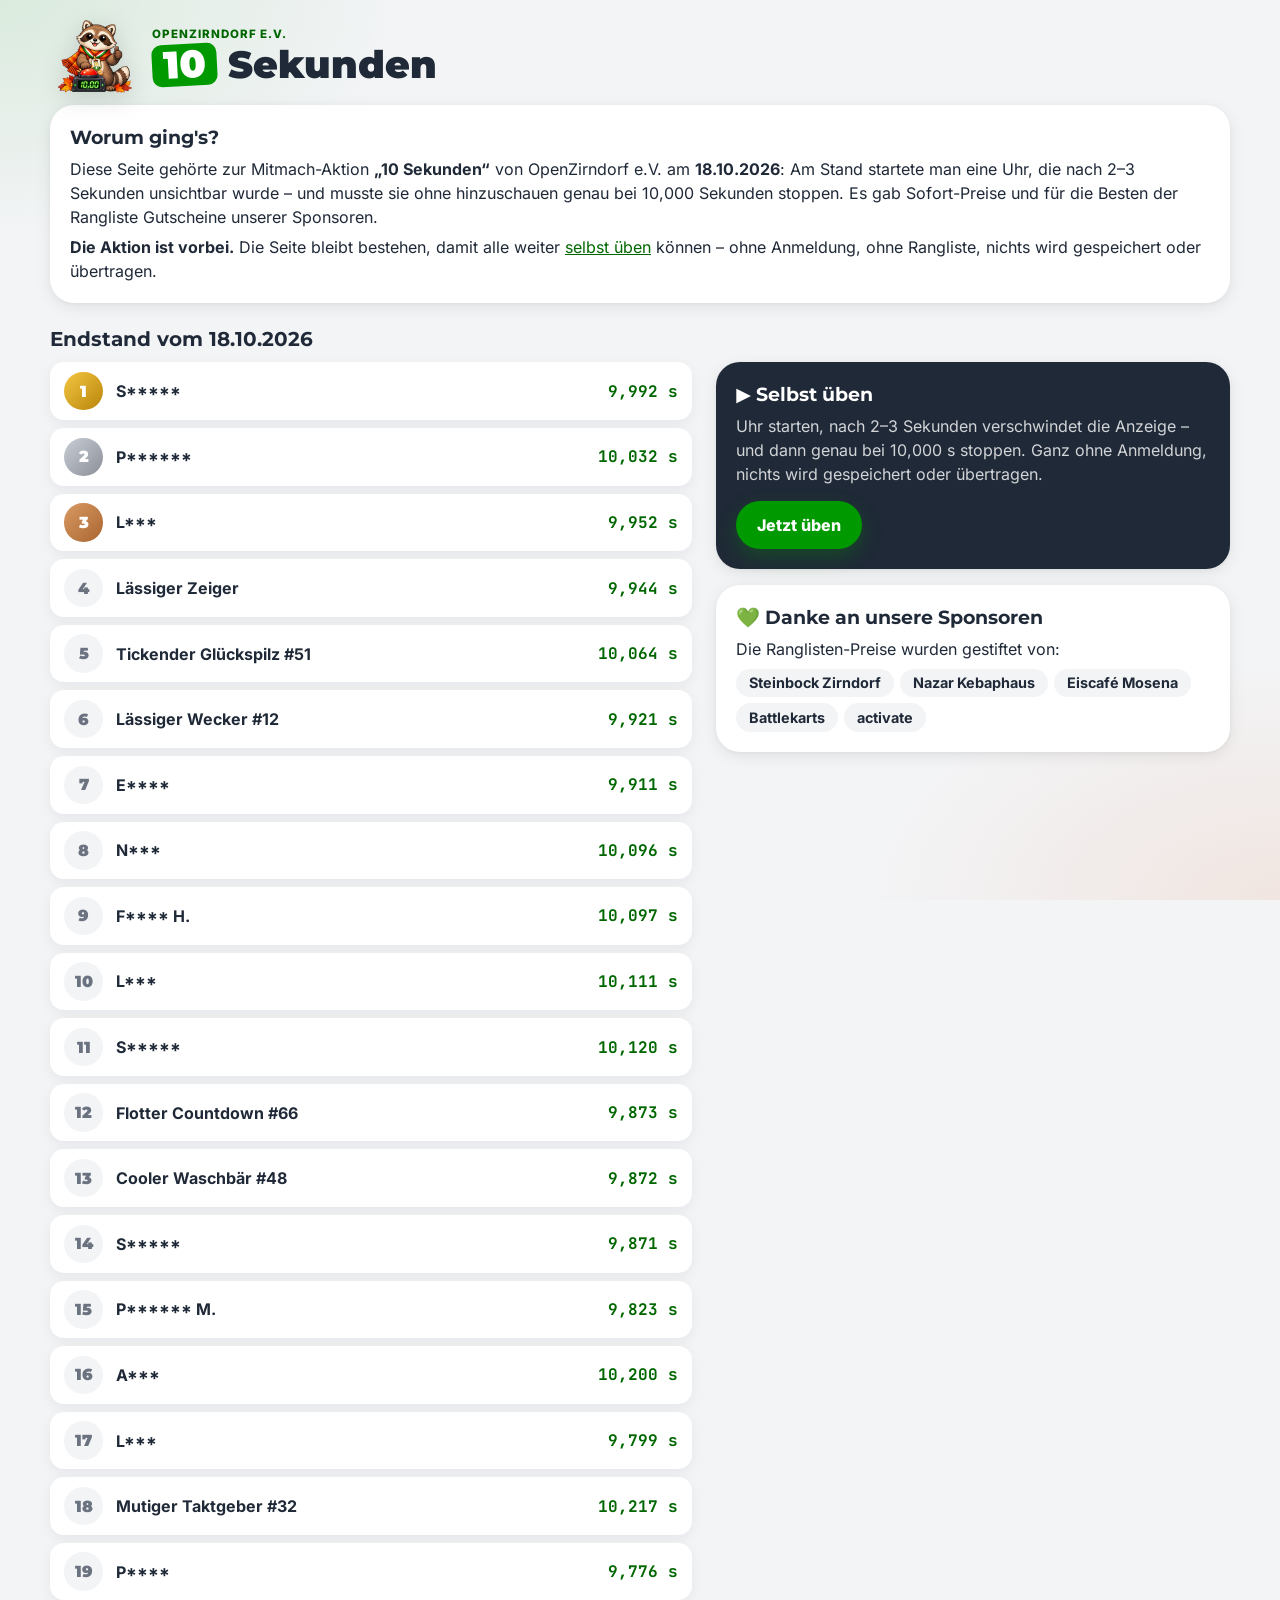
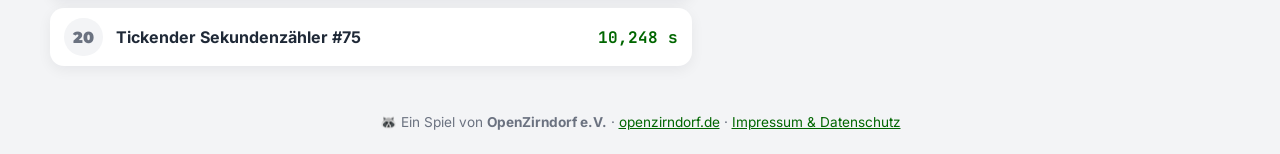
<file: index.html>
<!doctype html>
<html lang="de">
<head>
  <meta charset="utf-8" />
  <meta name="viewport" content="width=device-width, initial-scale=1" />
  <title>10 Sekunden – Zeitgefühl-Spiel von OpenZirndorf e.V.</title>
  <meta name="description" content="Triff exakt 10,000 Sekunden ohne hinzuschauen: Infos und Endstand der Mitmach-Aktion „10 Sekunden“ von OpenZirndorf e.V. vom 18.10.2026 – jetzt online kostenlos üben." />
  <link rel="canonical" href="https://10sekunden.openzirndorf.de/" />
  <meta name="robots" content="index, follow" />
  <link rel="apple-touch-icon" href="images/apple-touch-icon.png" />
  <meta property="og:type" content="website" />
  <meta property="og:locale" content="de_DE" />
  <meta property="og:site_name" content="10 Sekunden · OpenZirndorf e.V." />
  <meta property="og:title" content="10 Sekunden – Zeitgefühl-Spiel von OpenZirndorf e.V." />
  <meta property="og:description" content="Triff exakt 10,000 Sekunden ohne hinzuschauen: Infos und Endstand der Mitmach-Aktion „10 Sekunden“ von OpenZirndorf e.V. vom 18.10.2026 – jetzt online kostenlos üben." />
  <meta property="og:url" content="https://10sekunden.openzirndorf.de/" />
  <meta property="og:image" content="https://10sekunden.openzirndorf.de/images/og-vorschau.png" />
  <meta property="og:image:width" content="1200" />
  <meta property="og:image:height" content="630" />
  <meta property="og:image:alt" content="Der OpenZirndorf-Waschbär drückt einen Buzzer, daneben „10 Sekunden“" />
  <meta name="twitter:card" content="summary_large_image" />
  <script type="application/ld+json">{"@context": "https://schema.org", "@type": "WebSite", "name": "10 Sekunden", "url": "https://10sekunden.openzirndorf.de/", "inLanguage": "de", "publisher": {"@type": "Organization", "name": "OpenZirndorf e.V.", "url": "https://openzirndorf.de/", "email": "team@openzirndorf.de", "address": {"@type": "PostalAddress", "streetAddress": "Erich-Kästner-Weg 33", "postalCode": "90513", "addressLocality": "Zirndorf", "addressCountry": "DE"}}}</script>
  <script type="application/ld+json">{"@context": "https://schema.org", "@type": "Event", "name": "10 Sekunden – Mitmach-Aktion von OpenZirndorf e.V.", "startDate": "2026-10-18", "endDate": "2026-10-18", "eventStatus": "https://schema.org/EventScheduled", "eventAttendanceMode": "https://schema.org/OfflineEventAttendanceMode", "location": {"@type": "Place", "name": "Zirndorf", "address": {"@type": "PostalAddress", "addressLocality": "Zirndorf", "addressCountry": "DE"}}, "description": "Uhr starten, nach 2–3 Sekunden blind weiter – und genau bei 10,000 Sekunden stoppen.", "organizer": {"@type": "Organization", "name": "OpenZirndorf e.V.", "url": "https://openzirndorf.de/", "email": "team@openzirndorf.de", "address": {"@type": "PostalAddress", "streetAddress": "Erich-Kästner-Weg 33", "postalCode": "90513", "addressLocality": "Zirndorf", "addressCountry": "DE"}}, "image": "https://10sekunden.openzirndorf.de/images/og-vorschau.png", "url": "https://10sekunden.openzirndorf.de/"}</script>
  <meta name="theme-color" content="#009A00" />
  <link rel="icon" href="images/favicon.svg" type="image/svg+xml" />
  <link rel="stylesheet" href="site.css" />
</head>
<body>
  <main class="wrap">
    <header class="head">
      <img src="images/waschbaer-klein.png" alt="" width="140" height="116" />
      <div>
        <p class="kicker">OpenZirndorf e.V.</p>
        <h1><span class="title-num">10</span> Sekunden</h1>
      </div>
    </header>
    <div class="card info-card">
      <h2>Worum ging's?</h2>
      <p>Diese Seite gehörte zur Mitmach-Aktion <strong>„10 Sekunden“</strong> von OpenZirndorf e.V. am
        <strong>18.10.2026</strong>: Am Stand startete man eine Uhr, die nach 2–3 Sekunden unsichtbar wurde – und musste sie
        ohne hinzuschauen genau bei 10,000 Sekunden stoppen. Es gab Sofort-Preise und für die Besten der Rangliste
        Gutscheine unserer Sponsoren.</p>
      <p><strong>Die Aktion ist vorbei.</strong> Die Seite bleibt bestehen, damit alle weiter <a href="ueben.html">selbst üben</a>
        können – ohne Anmeldung, ohne Rangliste, nichts wird gespeichert oder übertragen.</p>
    </div>

    <h2 class="section-title">Endstand vom 18.10.2026</h2>

    <div class="columns">
      <section aria-label="Endstand der Rangliste">
        <ol class="board" id="board"></ol>
        <p class="lead" id="board-empty" hidden>Der Endstand wird gerade geladen …</p>
      </section>

      <aside>
        <div class="card practice-card">
          <h2>▶ Selbst üben</h2>
          <p>Uhr starten, nach 2–3 Sekunden verschwindet die Anzeige – und dann genau bei 10,000 s stoppen.
            Ganz ohne Anmeldung, nichts wird gespeichert oder übertragen.</p>
          <a class="btn" href="ueben.html">Jetzt üben</a>
        </div>
        <div class="card">
          <h2>💚 Danke an unsere Sponsoren</h2>
          <p>Die Ranglisten-Preise wurden gestiftet von:</p>
          <ul class="sponsors">
            <li>Steinbock Zirndorf</li>
            <li>Nazar Kebaphaus</li>
            <li>Eiscafé Mosena</li>
            <li>Battlekarts</li>
            <li>activate</li>
          </ul>
        </div>
      </aside>
    </div>
  </main>

  <footer class="foot">
    🦝 Ein Spiel von <strong>OpenZirndorf e.V.</strong> · <a href="https://openzirndorf.de/">openzirndorf.de</a> · <a href="impressum.html">Impressum &amp; Datenschutz</a>
  </footer>

  <script>
    // Endstand vom 18.10.2026 – feste Datei, nur Platz, Nickname und Zeit (keine Mailadressen).
    (async () => {
      const board = document.getElementById('board');
      const empty = document.getElementById('board-empty');
      try {
        const res = await fetch('endstand.json', { cache: 'no-cache' });
        const list = await res.json();
        for (const e of list) {
          const li = document.createElement('li');
          li.className = 'row';
          const medal = document.createElement('span');
          medal.className = `medal${e.rank <= 3 ? ` m${e.rank}` : ''}`;
          medal.textContent = e.rank;
          const nick = document.createElement('span');
          nick.className = 'nick';
          nick.textContent = e.nickname; // textContent: Nicknames kommen von Teilnehmenden
          const time = document.createElement('span');
          time.className = 'time';
          time.textContent = `${(e.elapsed_ms / 1000).toFixed(3).replace('.', ',')} s`;
          li.append(medal, nick, time);
          board.append(li);
        }
      } catch {
        empty.hidden = false;
        empty.textContent = 'Der Endstand konnte nicht geladen werden.';
      }
    })();
  </script>
</body>
</html>
</file>
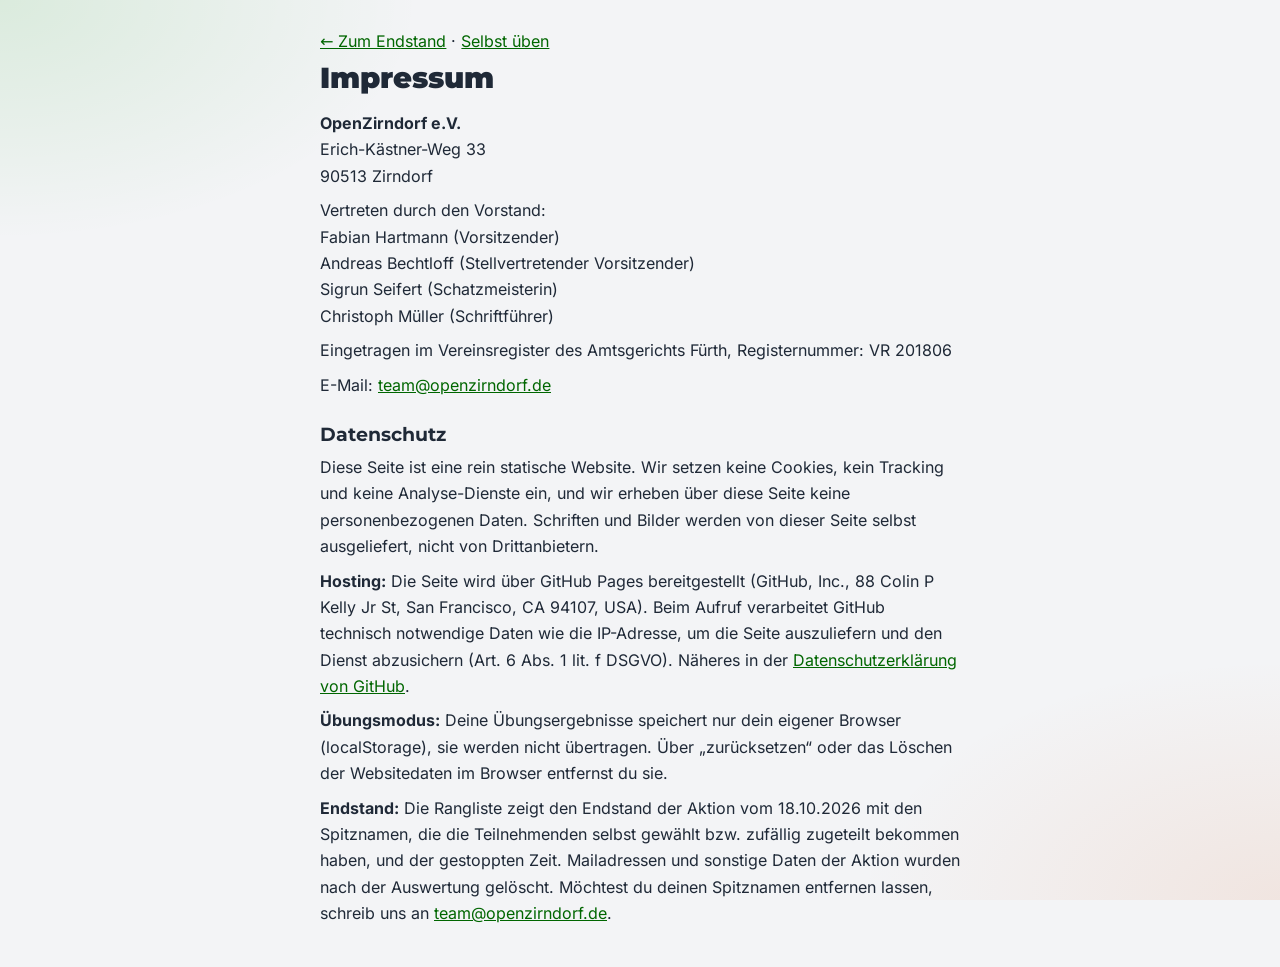
<file: impressum.html>
<!doctype html>
<html lang="de">
<head>
  <meta charset="utf-8" />
  <meta name="viewport" content="width=device-width, initial-scale=1" />
  <title>Impressum &amp; Datenschutz – 10 Sekunden</title>
  <meta name="description" content="Impressum und Datenschutzhinweise zur Seite „10 Sekunden“ von OpenZirndorf e.V." />
  <link rel="canonical" href="https://10sekunden.openzirndorf.de/impressum.html" />
  <meta name="robots" content="index, follow" />
  <link rel="apple-touch-icon" href="images/apple-touch-icon.png" />
  <meta property="og:type" content="website" />
  <meta property="og:locale" content="de_DE" />
  <meta property="og:site_name" content="10 Sekunden · OpenZirndorf e.V." />
  <meta property="og:title" content="Impressum &amp; Datenschutz – 10 Sekunden" />
  <meta property="og:description" content="Impressum und Datenschutzhinweise zur Seite „10 Sekunden“ von OpenZirndorf e.V." />
  <meta property="og:url" content="https://10sekunden.openzirndorf.de/impressum.html" />
  <meta property="og:image" content="https://10sekunden.openzirndorf.de/images/og-vorschau.png" />
  <meta property="og:image:width" content="1200" />
  <meta property="og:image:height" content="630" />
  <meta property="og:image:alt" content="Der OpenZirndorf-Waschbär drückt einen Buzzer, daneben „10 Sekunden“" />
  <meta name="twitter:card" content="summary_large_image" />
  <link rel="icon" href="images/favicon.svg" type="image/svg+xml" />
  <link rel="stylesheet" href="site.css" />
</head>
<body>
  <main class="wrap legal">
    <p><a href="./">← Zum Endstand</a> · <a href="ueben.html">Selbst üben</a></p>

    <h1>Impressum</h1>
    <p>
      <strong>OpenZirndorf e.V.</strong><br />
      Erich-Kästner-Weg 33<br />
      90513 Zirndorf
    </p>
    <p>
      Vertreten durch den Vorstand:<br />
      Fabian Hartmann (Vorsitzender)<br />
      Andreas Bechtloff (Stellvertretender Vorsitzender)<br />
      Sigrun Seifert (Schatzmeisterin)<br />
      Christoph Müller (Schriftführer)
    </p>
    <p>
      Eingetragen im Vereinsregister des Amtsgerichts Fürth,
      Registernummer: VR&nbsp;201806
    </p>
    <p>E-Mail: <a href="mailto:team@openzirndorf.de">team@openzirndorf.de</a></p>

    <h2>Datenschutz</h2>
    <p>
      Diese Seite ist eine rein statische Website. Wir setzen keine Cookies,
      kein Tracking und keine Analyse-Dienste ein, und wir erheben über diese
      Seite keine personenbezogenen Daten. Schriften und Bilder werden von
      dieser Seite selbst ausgeliefert, nicht von Drittanbietern.
    </p>
    <p>
      <strong>Hosting:</strong> Die Seite wird über GitHub Pages bereitgestellt
      (GitHub, Inc., 88 Colin P Kelly Jr St, San Francisco, CA 94107, USA).
      Beim Aufruf verarbeitet GitHub technisch notwendige Daten wie die
      IP-Adresse, um die Seite auszuliefern und den Dienst abzusichern
      (Art. 6 Abs. 1 lit. f DSGVO). Näheres in der
      <a href="https://docs.github.com/de/site-policy/privacy-policies/github-general-privacy-statement" rel="noopener">Datenschutzerklärung von GitHub</a>.
    </p>
    <p>
      <strong>Übungsmodus:</strong> Deine Übungsergebnisse speichert nur dein
      eigener Browser (localStorage), sie werden nicht übertragen. Über
      „zurücksetzen“ oder das Löschen der Websitedaten im Browser entfernst du sie.
    </p>
    <p>
      <strong>Endstand:</strong> Die Rangliste zeigt den Endstand der Aktion vom
      18.10.2026 mit den Spitznamen, die die Teilnehmenden selbst gewählt bzw.
      zufällig zugeteilt bekommen haben, und der gestoppten Zeit. Mailadressen
      und sonstige Daten der Aktion wurden nach der Auswertung gelöscht.
      Möchtest du deinen Spitznamen entfernen lassen, schreib uns an
      <a href="mailto:team@openzirndorf.de">team@openzirndorf.de</a>.
    </p>
  </main>
</body>
</html>
</file>
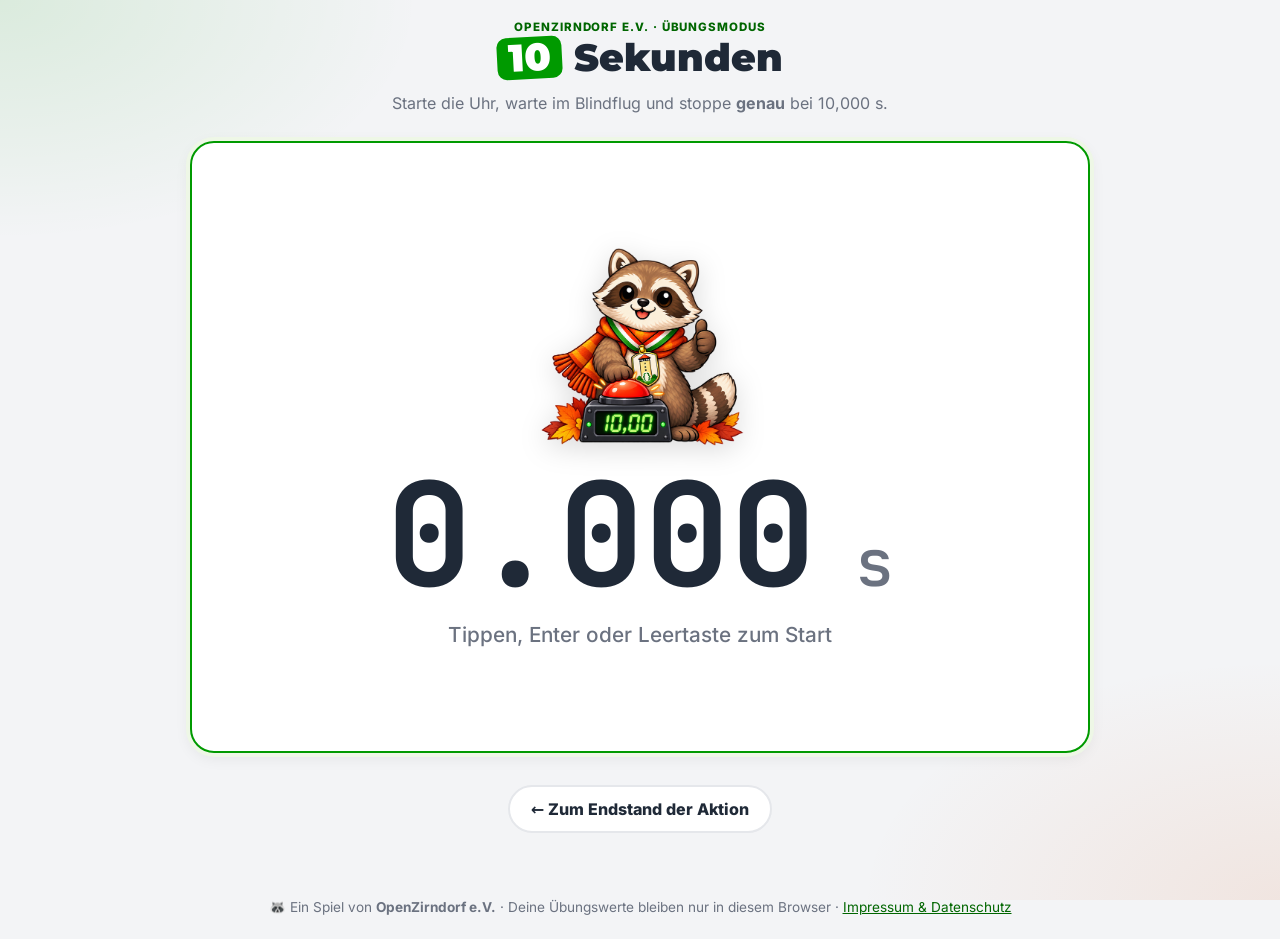
<file: ueben.html>
<!doctype html>
<html lang="de">
<head>
  <meta charset="utf-8" />
  <meta name="viewport" content="width=device-width, initial-scale=1" />
  <title>10 Sekunden üben – Stoppe die Uhr blind bei 10,000 s</title>
  <meta name="description" content="Online-Spiel fürs Zeitgefühl: Uhr starten, nach 2–3 Sekunden verschwindet die Anzeige – stoppe genau bei 10,000 Sekunden. Kostenlos, ohne Anmeldung, auch am Handy." />
  <link rel="canonical" href="https://10sekunden.openzirndorf.de/ueben.html" />
  <meta name="robots" content="index, follow" />
  <link rel="apple-touch-icon" href="images/apple-touch-icon.png" />
  <meta property="og:type" content="website" />
  <meta property="og:locale" content="de_DE" />
  <meta property="og:site_name" content="10 Sekunden · OpenZirndorf e.V." />
  <meta property="og:title" content="10 Sekunden üben – Stoppe die Uhr blind bei 10,000 s" />
  <meta property="og:description" content="Online-Spiel fürs Zeitgefühl: Uhr starten, nach 2–3 Sekunden verschwindet die Anzeige – stoppe genau bei 10,000 Sekunden. Kostenlos, ohne Anmeldung, auch am Handy." />
  <meta property="og:url" content="https://10sekunden.openzirndorf.de/ueben.html" />
  <meta property="og:image" content="https://10sekunden.openzirndorf.de/images/og-vorschau.png" />
  <meta property="og:image:width" content="1200" />
  <meta property="og:image:height" content="630" />
  <meta property="og:image:alt" content="Der OpenZirndorf-Waschbär drückt einen Buzzer, daneben „10 Sekunden“" />
  <meta name="twitter:card" content="summary_large_image" />
  <script type="application/ld+json">{"@context": "https://schema.org", "@type": "WebApplication", "name": "10 Sekunden – Übungsmodus", "url": "https://10sekunden.openzirndorf.de/ueben.html", "applicationCategory": "GameApplication", "operatingSystem": "Browser", "inLanguage": "de", "isAccessibleForFree": true, "offers": {"@type": "Offer", "price": "0", "priceCurrency": "EUR"}, "publisher": {"@type": "Organization", "name": "OpenZirndorf e.V.", "url": "https://openzirndorf.de/", "email": "team@openzirndorf.de", "address": {"@type": "PostalAddress", "streetAddress": "Erich-Kästner-Weg 33", "postalCode": "90513", "addressLocality": "Zirndorf", "addressCountry": "DE"}}}</script>
  <meta name="theme-color" content="#009A00" />
  <link rel="icon" href="images/favicon.svg" type="image/svg+xml" />
  <link rel="stylesheet" href="site.css" />
</head>
<body>
  <main class="wrap practice">
    <header class="head">
      <div>
        <p class="kicker">OpenZirndorf e.V. · Übungsmodus</p>
        <h1><span class="title-num">10</span> Sekunden</h1>
      </div>
    </header>
    <p class="lead">Starte die Uhr, warte im Blindflug und stoppe <strong>genau</strong> bei 10,000&nbsp;s.</p>

    <div class="stage" id="stage" tabindex="0" role="button" aria-label="Spielfläche – Enter, Leertaste oder Tippen zum Starten und Stoppen">
      <img class="mascot" src="images/waschbaer-buzzer.png" alt="Der OpenZirndorf-Waschbär drückt einen roten Buzzer" />
      <div class="timer" id="timer" aria-live="off"><span id="timer-value">0.000</span><small>&nbsp;s</small></div>
      <div class="result" id="result" hidden>
        <span class="result-time" id="result-time"></span>
        <span class="result-dev" id="result-dev"></span>
        <p class="result-rating" id="result-rating"></p>
        <p class="result-best" id="result-best" hidden>⭐ Neuer persönlicher Bestwert!</p>
      </div>
      <p class="hint" id="hint">Tippen, Enter oder Leertaste zum Start</p>
    </div>

    <div class="mystats" id="mystats" aria-live="polite"></div>
    <p class="lead" style="margin-top:1rem"><a class="btn ghost" href="./">← Zum Endstand der Aktion</a></p>
  </main>

  <footer class="foot">
    🦝 Ein Spiel von <strong>OpenZirndorf e.V.</strong> · Deine Übungswerte bleiben nur in diesem Browser · <a href="impressum.html">Impressum &amp; Datenschutz</a>
  </footer>

  <script>
  (() => {
    // Reiner Übungsmodus: keine Preise, keine Rangliste, kein Server.
    // Eigene Statistik nur in localStorage dieses Browsers.
    const TARGET_MS = 10000;
    const LOCK_MS = 800;           // nach dem Stopp kurz sperren (Doppeltippen)
    const KEY = 'zehnsek_uebung_v1';

    const stage = document.getElementById('stage');
    const timer = document.getElementById('timer');
    const timerValue = document.getElementById('timer-value');
    const hint = document.getElementById('hint');
    const result = document.getElementById('result');
    const resultTime = document.getElementById('result-time');
    const resultDev = document.getElementById('result-dev');
    const resultRating = document.getElementById('result-rating');
    const resultBest = document.getElementById('result-best');
    const mystats = document.getElementById('mystats');

    let state = 'idle'; // idle | visible | hidden | result
    let start = 0, stoppedAt = 0, raf = null, revealTimer = null;

    const fmt = (ms) => (ms / 1000).toFixed(3);
    const fmtDe = (ms) => fmt(ms).replace('.', ',');

    function load() {
      try { const v = JSON.parse(localStorage.getItem(KEY)); return Array.isArray(v) ? v : []; } catch { return []; }
    }
    function save(list) {
      try { localStorage.setItem(KEY, JSON.stringify(list.slice(-500))); } catch { /* privater Modus o. Ä. */ }
    }
    let devs = load();

    function rating(dev, elapsed) {
      if (fmt(elapsed) === '10.000') return '💎 Exakt 10,000 s – unglaublich!';
      if (dev <= 50) return '🎯 Wahnsinn – fast perfekt!';
      if (dev <= 100) return '🔥 Extrem nah dran!';
      if (dev <= 400) return '👏 Sehr gut!';
      if (dev <= 1000) return '🙂 Ordentlich nah dran.';
      if (dev <= 2500) return '🤔 Ausbaufähig – nochmal?';
      return '😅 Weit daneben – nochmal versuchen!';
    }

    function renderStats() {
      mystats.innerHTML = '';
      if (!devs.length) return;
      const sorted = [...devs].sort((a, b) => a - b);
      const median = sorted[Math.floor((sorted.length - 1) / 2)];
      const add = (html) => { const s = document.createElement('span'); s.innerHTML = html; mystats.append(s); };
      add(`Versuche: <strong>${devs.length}</strong>`);
      add(`Bestwert: <strong>±${fmtDe(sorted[0])} s</strong>`);
      add(`Typisch: <strong>±${fmtDe(median)} s</strong>`);
      const reset = document.createElement('button');
      reset.type = 'button';
      reset.textContent = 'zurücksetzen';
      reset.addEventListener('click', (e) => { e.stopPropagation(); devs = []; save(devs); renderStats(); });
      mystats.append(reset);
    }

    function tick() {
      timerValue.textContent = fmt(performance.now() - start);
      raf = requestAnimationFrame(tick);
    }

    function startRound() {
      state = 'visible';
      start = performance.now();
      // Zufällige Wobbel-Dauer, damit der Waschbär kein heimlicher Sekundentakt ist
      stage.style.setProperty('--sniff', `${(0.7 + Math.random() * 0.9).toFixed(2)}s`);
      stage.classList.add('is-running');
      stage.classList.remove('is-result');
      result.hidden = true;
      timer.hidden = false;
      timer.classList.remove('is-hidden');
      hint.textContent = 'Merk dir das Gefühl für 10 Sekunden …';
      raf = requestAnimationFrame(tick);
      revealTimer = setTimeout(() => {
        if (state !== 'visible') return;
        state = 'hidden';
        timer.classList.add('is-hidden');
        hint.textContent = 'Jetzt bei genau 10,000 s stoppen!';
      }, (2 + Math.random()) * 1000);
    }

    function stopRound() {
      const elapsed = performance.now() - start;
      cancelAnimationFrame(raf);
      clearTimeout(revealTimer);
      state = 'result';
      stoppedAt = performance.now();
      const dev = Math.abs(elapsed - TARGET_MS);
      const best = devs.length ? Math.min(...devs) : Infinity;
      devs.push(Math.round(dev));
      save(devs);

      stage.classList.remove('is-running');
      stage.classList.add('is-result');
      timer.hidden = true;
      result.hidden = false;
      resultTime.textContent = `${fmtDe(elapsed)} s`;
      resultDev.textContent = `Abweichung ${elapsed >= TARGET_MS ? '+' : '−'}${fmtDe(dev)} s`;
      resultRating.textContent = rating(dev, elapsed);
      resultBest.hidden = !(devs.length > 1 && dev < best);
      hint.textContent = 'Tippen, Enter oder Leertaste für die nächste Runde';
      renderStats();
    }

    function reset() {
      state = 'idle';
      stage.classList.remove('is-running', 'is-result');
      timer.hidden = false;
      timer.classList.remove('is-hidden');
      timerValue.textContent = '0.000';
      result.hidden = true;
      hint.textContent = 'Tippen, Enter oder Leertaste zum Start';
    }

    function activate() {
      if (state === 'idle') startRound();
      else if (state === 'visible' || state === 'hidden') stopRound();
      else if (performance.now() - stoppedAt > LOCK_MS) reset();
    }

    stage.addEventListener('click', activate);
    document.addEventListener('keydown', (e) => {
      if ((e.key !== 'Enter' && e.key !== ' ') || e.repeat) return;
      if (e.target.closest && e.target.closest('a, button')) return;
      e.preventDefault();
      activate();
    });

    renderStats();
    stage.focus({ preventScroll: true });
  })();
  </script>
</body>
</html>
</file>
<file: site.css>
/* 10 Sekunden – statische Seite (Endstand + Übungsmodus).
   Gleiche OZ-Tokens wie die Aktions-App; Schriften lokal (fonts/fonts.css). */

@import url("fonts/fonts.css");

:root {
  --green:       #009A00;
  --green-hover: #007a00;
  --green-dark:  #006600;
  --dark:        #1F2937;
  --orange:      #d96020;

  --text:        #1F2937;
  --muted:       #6B7280;
  --bg:          #FFFFFF;
  --bg-alt:      #F3F4F6;
  --bg-green:    #eef7e6;
  --bg-orange:   #fff4eb;
  --border:      #E5E7EB;

  --font-heading: 'Montserrat', 'Segoe UI', system-ui, sans-serif;
  --font-body:    'Inter', 'Segoe UI', system-ui, sans-serif;
  --font-mono:    'JetBrains Mono', ui-monospace, 'Fira Code', monospace;

  --radius-sm: 8px;
  --radius:    14px;
  --radius-lg: 24px;
  --shadow: 0 4px 16px rgba(0, 0, 0, 0.08), 0 1px 4px rgba(0, 0, 0, 0.04);
  --t: 0.2s ease;
}

*, *::before, *::after { box-sizing: border-box; }
html, body { margin: 0; }
body {
  min-height: 100vh;
  display: flex;
  flex-direction: column;
  font-family: var(--font-body);
  color: var(--text);
  background:
    radial-gradient(700px 400px at 0% 0%, rgba(0, 154, 0, 0.10), transparent 60%),
    radial-gradient(700px 400px at 100% 100%, rgba(217, 96, 32, 0.10), transparent 60%),
    var(--bg-alt);
  background-attachment: fixed;
  -webkit-font-smoothing: antialiased;
}
a { color: var(--green-dark); }
img { max-width: 100%; height: auto; }

.wrap { width: min(1180px, calc(100% - 2rem)); margin: 0 auto; padding: 1.25rem 0 2rem; flex: 1; }

/* ---- Kopf ---- */
.head { display: flex; align-items: center; gap: 0.9rem; margin-bottom: 0.75rem; }
.head img { width: 88px; flex: none; filter: drop-shadow(0 6px 12px rgba(0, 0, 0, 0.15)); }
.kicker { margin: 0 0 0.2rem; font-size: 0.72rem; font-weight: 800; letter-spacing: 0.08em; text-transform: uppercase; color: var(--green-dark); }
h1 { margin: 0; font-family: var(--font-heading); font-weight: 900; font-size: clamp(1.6rem, 6vw, 2.4rem); line-height: 1.1; color: var(--dark); }
.lead { margin: 0 0 1.1rem; color: var(--muted); line-height: 1.5; }
.title-num { display: inline-block; background: var(--green); color: #fff; padding: 0 0.3em; border-radius: 0.25em; transform: rotate(-3deg); }

.btn {
  display: inline-flex; align-items: center; justify-content: center; gap: 0.45rem;
  min-height: 3rem; padding: 0.6rem 1.3rem; border-radius: 999px; border: 0;
  background: var(--green); color: #fff; font: inherit; font-weight: 800; text-decoration: none;
  box-shadow: 0 8px 20px rgba(0, 154, 0, 0.28); cursor: pointer; transition: background var(--t), transform var(--t);
}
.btn:hover { background: var(--green-hover); }
.btn:active { transform: scale(0.98); }
.btn.ghost { background: #fff; color: var(--dark); border: 2px solid var(--border); box-shadow: none; }

/* ---- Endstand ---- */
.columns { display: grid; grid-template-columns: minmax(0, 1fr); gap: 1.5rem; }
@media (min-width: 900px) { .columns { grid-template-columns: minmax(0, 1.25fr) minmax(0, 1fr); align-items: start; } }

.board { list-style: none; margin: 0; padding: 0; display: grid; grid-template-columns: minmax(0, 1fr); gap: 0.5rem; }
.row { display: flex; align-items: center; gap: 0.8rem; padding: 0.6rem 0.9rem; background: #fff; border-radius: var(--radius); box-shadow: 0 4px 14px rgba(17, 24, 39, 0.06); }
.medal { flex: none; width: 2.4rem; height: 2.4rem; border-radius: 50%; display: inline-flex; align-items: center; justify-content: center;
  font-family: var(--font-heading); font-weight: 900; background: var(--bg-alt); color: var(--muted); }
.medal.m1 { background: linear-gradient(135deg, #f4c542, #b8860b); color: #fff; }
.medal.m2 { background: linear-gradient(135deg, #c9ced6, #8a8f98); color: #fff; }
.medal.m3 { background: linear-gradient(135deg, #d99a64, #a9652f); color: #fff; }
.nick { flex: 1; min-width: 0; font-weight: 700; overflow: hidden; text-overflow: ellipsis; white-space: nowrap; }
.time { flex: none; font-family: var(--font-mono); font-weight: 700; color: var(--green-dark); }

.card { background: #fff; border-radius: var(--radius-lg); box-shadow: var(--shadow); padding: 1.25rem; }
.card + .card { margin-top: 1rem; }
.card h2 { margin: 0 0 0.5rem; font-family: var(--font-heading); font-size: 1.2rem; }
.card p { margin: 0.4rem 0 0; line-height: 1.5; }
.sponsors { list-style: none; margin: 0.5rem 0 0; padding: 0; display: flex; flex-wrap: wrap; gap: 0.4rem; }
.sponsors li { padding: 0.35rem 0.8rem; border-radius: 999px; background: var(--bg-alt); font-weight: 700; font-size: 0.9rem; }
.practice-card { background: var(--dark); color: #fff; }
.practice-card p { color: rgba(255, 255, 255, 0.8); }
.practice-card .btn { margin-top: 0.9rem; }

/* ---- Übungsmodus ---- */
.practice { display: flex; flex-direction: column; align-items: center; text-align: center; }
.practice .head { justify-content: center; }
.stage {
  position: relative;
  width: min(900px, 100%);
  min-height: min(68vh, 620px);
  margin-top: 0.5rem;
  padding: 1.75rem 1.25rem;
  display: flex; flex-direction: column; align-items: center; justify-content: center; gap: 1rem;
  background: #fff; border: 2px solid var(--border); border-radius: var(--radius-lg); box-shadow: var(--shadow);
  cursor: pointer; user-select: none; -webkit-user-select: none; touch-action: manipulation; -webkit-tap-highlight-color: transparent;
  transition: border-color var(--t), background var(--t);
}
.stage:focus-visible { outline: none; border-color: var(--green); box-shadow: 0 0 0 4px var(--bg-green), var(--shadow); }
.stage.is-running { border-color: var(--orange); background: var(--bg-orange); }
.stage.is-result { border-color: var(--green); background: var(--bg-green); }
.mascot { height: clamp(100px, 22vh, 230px); width: auto; filter: drop-shadow(0 6px 14px rgba(0, 0, 0, 0.15)); }
.stage.is-running .mascot { animation: sniff var(--sniff, 1.15s) ease-in-out infinite; }
@keyframes sniff { 0%, 100% { transform: translateY(0) rotate(0); } 50% { transform: translateY(-4px) rotate(-3deg); } }

.timer { font-family: var(--font-mono); font-variant-numeric: tabular-nums; font-weight: 700; font-size: clamp(3.2rem, min(14vw, 16vh), 9rem); line-height: 1; color: var(--dark); }
.timer small { font-size: 0.45em; color: var(--muted); font-weight: 500; }
.timer.is-hidden span, .timer.is-hidden small { visibility: hidden; }
.timer.is-hidden { position: relative; }
.timer.is-hidden::after {
  content: "🔍 …schnüffel…"; position: absolute; inset: 0; display: flex; align-items: center; justify-content: center;
  font-family: var(--font-body); font-size: clamp(1.1rem, 3vh, 1.8rem); font-weight: 600; color: var(--orange); animation: pulse 1.1s ease-in-out infinite;
}
@keyframes pulse { 0%, 100% { opacity: 0.55; } 50% { opacity: 1; } }
.hint { margin: 0; color: var(--muted); font-size: clamp(1rem, 2.3vh, 1.3rem); font-weight: 500; }

.result[hidden] { display: none; }
.result { display: flex; flex-direction: column; align-items: center; gap: 0.3rem; }
.result-time { font-family: var(--font-mono); font-weight: 700; font-size: clamp(2.6rem, 9vh, 5.5rem); line-height: 1.05; }
.result-dev { font-family: var(--font-mono); font-size: clamp(1rem, 2.4vh, 1.4rem); color: var(--muted); }
.result-rating { margin: 0.4rem 0 0; font-family: var(--font-heading); font-weight: 800; font-size: clamp(1.2rem, 3vh, 1.8rem); color: var(--green-dark); }
.result-best { margin: 0.2rem 0 0; font-weight: 700; color: var(--orange); }

.mystats { width: min(900px, 100%); margin-top: 1rem; display: flex; flex-wrap: wrap; justify-content: center; gap: 0.5rem; font-size: 0.9rem; }
.mystats span { padding: 0.4rem 0.8rem; border-radius: 999px; background: #fff; box-shadow: var(--shadow); }
.mystats strong { font-family: var(--font-mono); }
.mystats button { border: 0; background: none; color: var(--muted); text-decoration: underline; cursor: pointer; font: inherit; }

/* ---- Fuß / Rechtstexte ---- */
.foot { padding: 1rem 0 1.5rem; text-align: center; font-size: 0.85rem; color: var(--muted); }
.legal { width: min(640px, calc(100% - 2rem)); }
.legal h1 { font-size: 1.8rem; margin-bottom: 1rem; }
.legal h2 { font-family: var(--font-heading); font-size: 1.2rem; margin: 1.5rem 0 0.4rem; }
.legal p { line-height: 1.65; margin: 0.5rem 0; }

.info-card { margin-bottom: 1.5rem; }
.section-title { margin: 0 0 0.7rem; font-family: var(--font-heading); font-size: 1.25rem; }
</file>
